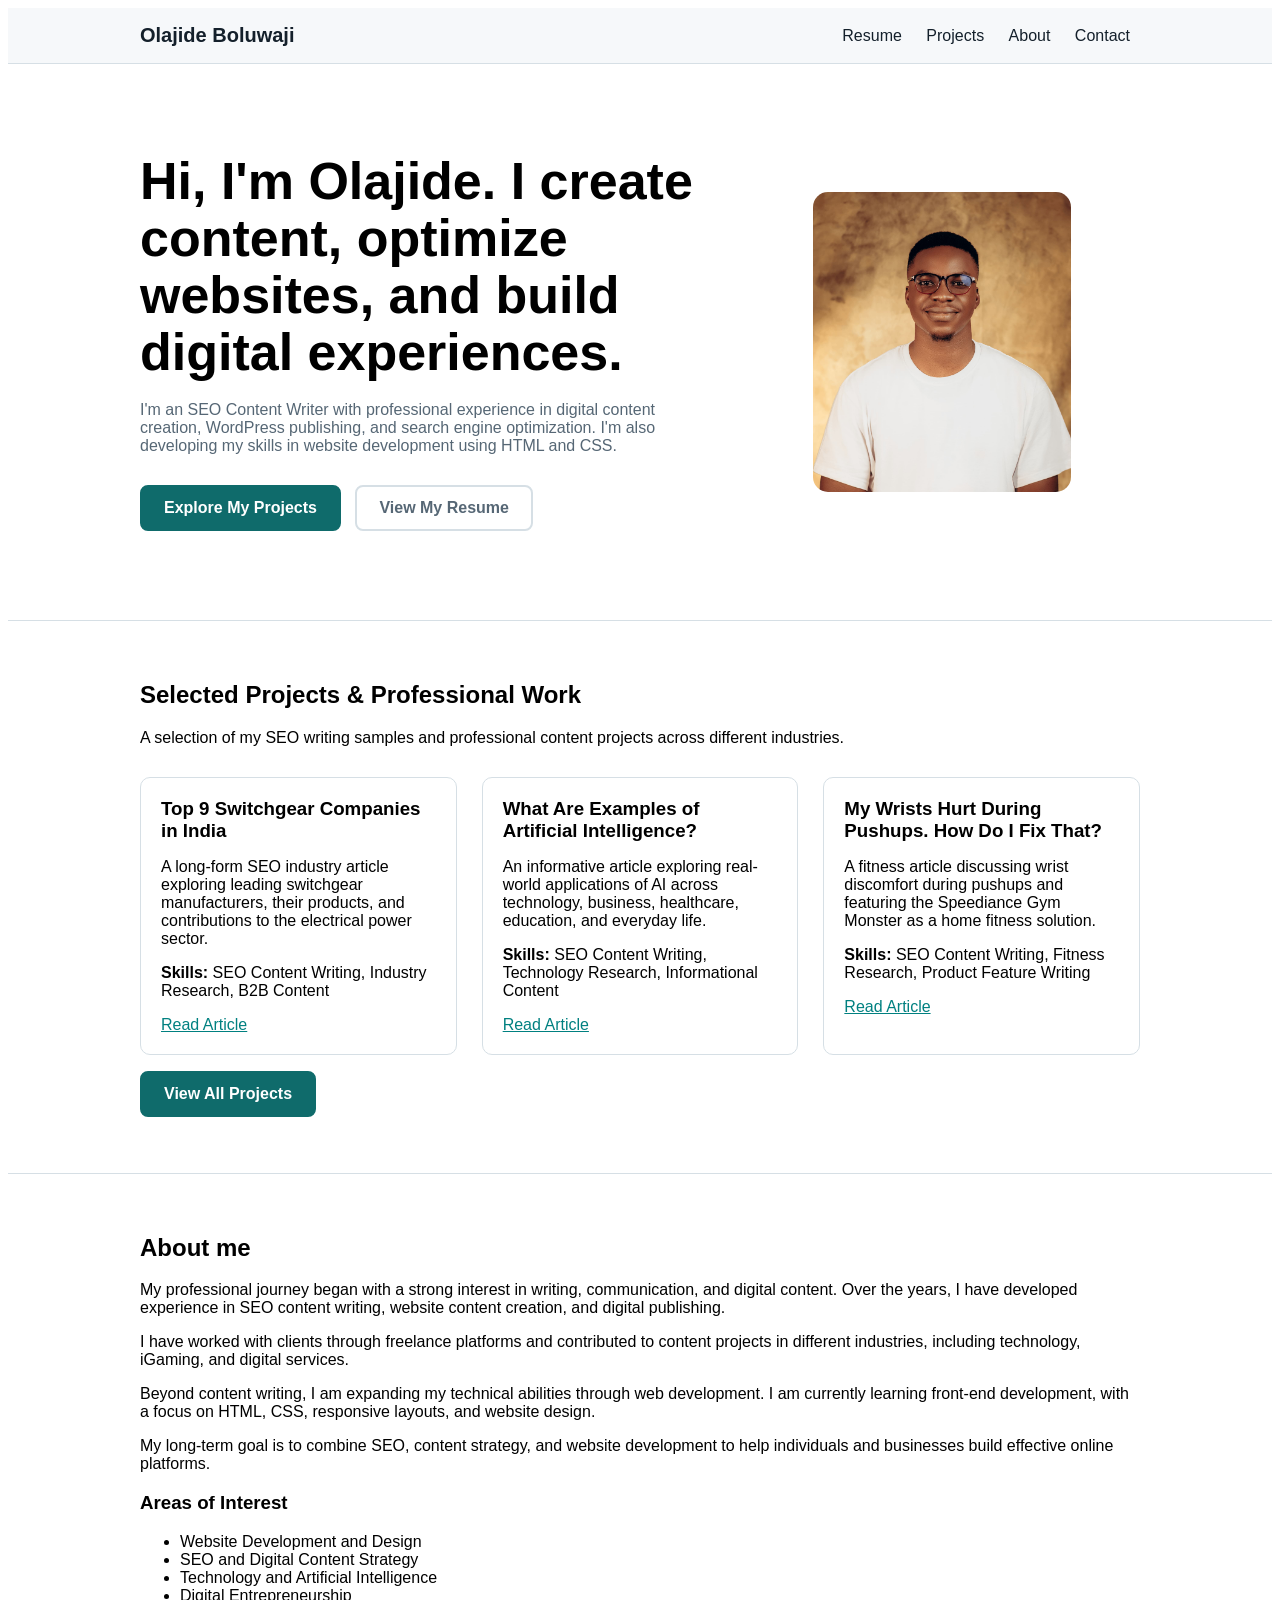
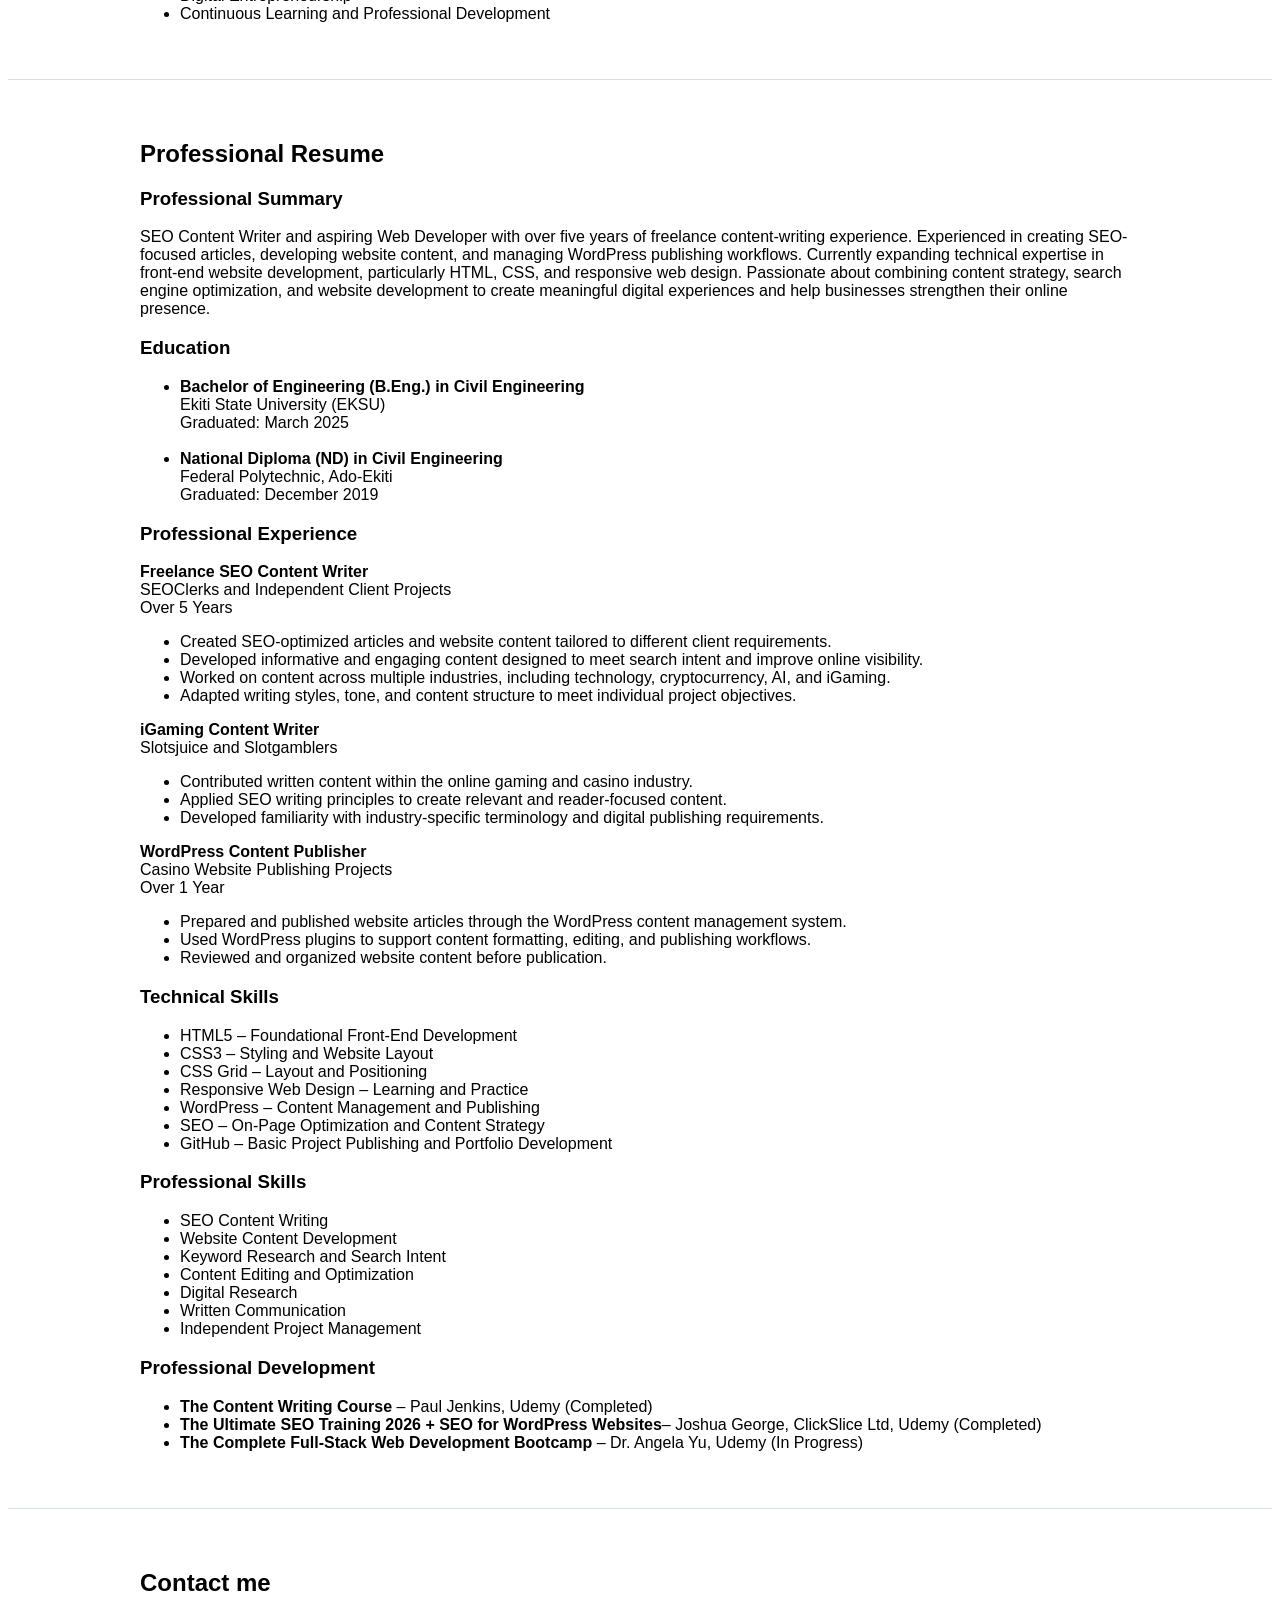
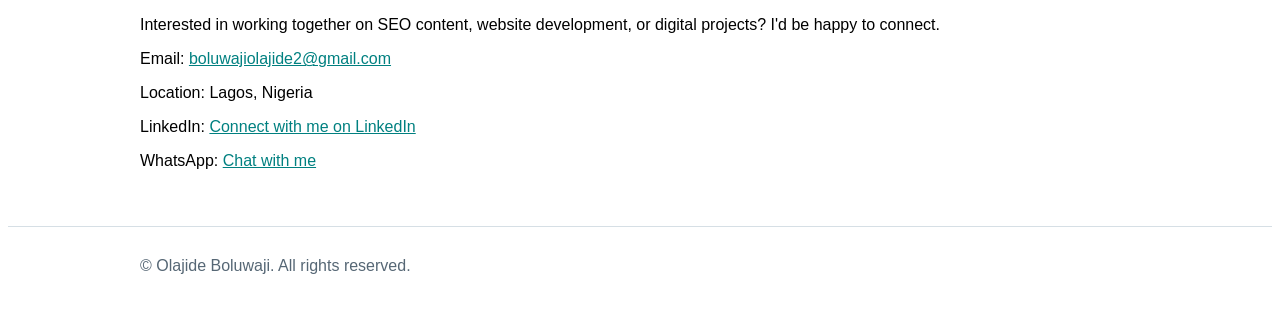
<file: index.html>
<!DOCTYPE html>
<html lang="en">
<head>
  <meta charset="UTF-8">
  <meta name="viewport" content="width=device-width, initial-scale=1.0">
  <title>Olajide Boluwaji | SEO Content Writer & Web Developer</title>
  <meta name="description" content="Olajide Boluwaji is an SEO content writer and aspiring web developer helping businesses create optimized content and effective websites.">
  <link rel="stylesheet" href="style.css">
</head>
<body>
  <div class="topbar">
    <div class="wrap">
      <a class="brand" href="index.html">Olajide Boluwaji</a>
      <div class="menu">
        <a href="resume.html">Resume</a>
        <a href="projects.html">Projects</a>
        <a href="about.html">About</a>
        <a href="contact.html">Contact</a>
      </div>
    </div>
  </div>

<section class="hero" id="top">
  <div class="wrap">
    <div>
      <h1>Hi, I'm Olajide. I create content, optimize websites, and build digital experiences.</h1>
      <p>I'm an SEO Content Writer with professional experience in digital content creation, WordPress publishing, and search engine optimization. I'm also developing my skills in website development using HTML and CSS.</p>
      <a class="button" href="projects.html">Explore My Projects</a>
      <a class="button button-empty" href="resume.html">View My Resume</a>
    </div>
    <div class="badge">
      <img src="images/profile.jpg" alt="Portrait of Olajide Boluwaji" height="300">
    </div>
  </div>
</section>

<section class="section" id="projects">
  <div class="wrap">
    <h1>Selected Projects & Professional Work</h1>
    <p>A selection of my SEO writing samples and professional content projects across different industries.</p>
    <div class="cards">
      <div class="card">
        <h3>Top 9 Switchgear Companies in India</h3>
        <p>A long-form SEO industry article exploring leading switchgear manufacturers, their products, and contributions to the electrical power sector.</p>
        <p><b>Skills:</b> SEO Content Writing, Industry Research, B2B Content</p>
        <a href="https://docs.google.com/document/d/1WkYZd41u9wFelh1ZvXodTg11-vuGOklXvAnuHrQUTzw/edit?usp=sharing" target="_blank" rel="noopener noreferrer">Read Article</a>
      </div>
      <div class="card">
        <h3>What Are Examples of Artificial Intelligence?</h3>
        <p>An informative article exploring real-world applications of AI across technology, business, healthcare, education, and everyday life.</p>
        <p><b>Skills:</b> SEO Content Writing, Technology Research, Informational Content</p>
        <a href="https://docs.google.com/document/d/1o2Gj0HjTnXpwA1GjlgthEkdlJC_bLdoVjYAegRRn-Zs/edit?usp=sharing" target="_blank" rel="noopener noreferrer">Read Article</a>
      </div>
      <div class="card">
        <h3>My Wrists Hurt During Pushups. How Do I Fix That?</h3>
        <p>A fitness article discussing wrist discomfort during pushups and featuring the Speediance Gym Monster as a home fitness solution.</p>
        <p><b>Skills:</b> SEO Content Writing, Fitness Research, Product Feature Writing</p>
        <a href="https://docs.google.com/document/d/1WbqrhmfreV7mj49OU36oMGxLmFlXTJWZodwAFZqvxCM/edit?usp=sharing" target="_blank" rel="noopener noreferrer">Read Article</a>
      </div>
    </div>
    <p><a class="button" href="projects.html">View All Projects</a></p>
  </div>
</section>
<section class="section" id="about">
  <div class="wrap">
    <h1>About me</h1>
    <p>My professional journey began with a strong interest in writing, communication, and digital content. Over the years, I have developed experience in SEO content writing, website content creation, and digital publishing.</p>
    <p>I have worked with clients through freelance platforms and contributed to content projects in different industries, including technology, iGaming, and digital services.</p>
    <p>Beyond content writing, I am expanding my technical abilities through web development. I am currently learning front-end development, with a focus on HTML, CSS, responsive layouts, and website design.</p>
    <p>My long-term goal is to combine SEO, content strategy, and website development to help individuals and businesses build effective online platforms.</p>
    <h3>Areas of Interest</h3>
    <ul>
      <li>Website Development and Design</li>
      <li>SEO and Digital Content Strategy</li>
      <li>Technology and Artificial Intelligence</li>
      <li>Digital Entrepreneurship</li>
      <li>Continuous Learning and Professional Development</li>
    </ul>
  </div>
</section>
<section class="section" id="resume">
  <div class="wrap">
    <h2>Professional Resume</h2>
    <h3>Professional Summary</h3>
    <p>SEO Content Writer and aspiring Web Developer with over five years of freelance content-writing experience. Experienced in creating SEO-focused articles, developing website content, and managing WordPress publishing workflows. Currently expanding technical expertise in front-end website development, particularly HTML, CSS, and responsive web design. Passionate about combining content strategy, search engine optimization, and website development to create meaningful digital experiences and help businesses strengthen their online presence.</p>
    <h3>Education</h3>
      <ul>
        <li><b>Bachelor of Engineering (B.Eng.) in Civil Engineering</b><br>
          Ekiti State University (EKSU)<br>
          Graduated: March 2025
        </li>
        <br>

        <li><b>National Diploma (ND) in Civil Engineering</b><br>
          Federal Polytechnic, Ado-Ekiti<br>
          Graduated: December 2019
        </li>
      </ul>

      <h3>Professional Experience</h3>
      <p><b>Freelance SEO Content Writer</b><br>
        SEOClerks and Independent Client Projects<br>
        Over 5 Years
      </p>
      
      <ul>
        <li> Created SEO-optimized articles and website content tailored to different client requirements.</li>
        <li>Developed informative and engaging content designed to meet search intent and improve online visibility.</li>
        <li>Worked on content across multiple industries, including technology, cryptocurrency, AI, and iGaming.</li>
        <li>Adapted writing styles, tone, and content structure to meet individual project objectives.</li>
      </ul>

      <p><b>iGaming Content Writer</b><br>
        Slotsjuice and Slotgamblers
      </p>
      <ul>
        <li>Contributed written content within the online gaming and casino industry.</li>
        <li>Applied SEO writing principles to create relevant and reader-focused content.</li>
        <li>Developed familiarity with industry-specific terminology and digital publishing requirements.</li>
      </ul>

      <p><b>WordPress Content Publisher</b><br>
        Casino Website Publishing Projects<br>
        Over 1 Year
      </p>

      <ul>
        <li>Prepared and published website articles through the WordPress content management system.</li>
        <li>Used WordPress plugins to support content formatting, editing, and publishing workflows.</li>
        <li>Reviewed and organized website content before publication.</li>
      </ul>

      <h3>Technical Skills</h3>
      <ul>
        <li>HTML5 – Foundational Front-End Development</li>
        <li>CSS3 – Styling and Website Layout</li>
        <li>CSS Grid – Layout and Positioning</li>
        <li>Responsive Web Design – Learning and Practice</li>
        <li>WordPress – Content Management and Publishing</li>
        <li>SEO – On-Page Optimization and Content Strategy</li>
        <li>GitHub – Basic Project Publishing and Portfolio Development</li>
      </ul>

      <h3>Professional Skills</h3>
      <ul>
        <li>SEO Content Writing</li>
        <li>Website Content Development</li>
        <li>Keyword Research and Search Intent</li>
        <li>Content Editing and Optimization</li>
        <li>Digital Research</li>
        <li>Written Communication</li>
        <li>Independent Project Management</li>
      </ul>

      <h3>Professional Development</h3>
      <ul>
        <li><b>The Content Writing Course</b> – Paul Jenkins, Udemy (Completed)</li>
        <li><b>The Ultimate SEO Training 2026 + SEO for WordPress Websites</b>– Joshua George, ClickSlice Ltd, Udemy (Completed)</li>
        <li><b>The Complete Full-Stack Web Development Bootcamp</b> – Dr. Angela Yu, Udemy (In Progress)</li>
      </ul>
    </div>
  </section>

<section class="section" id="contact">
  <div class="wrap">
    <h1>Contact me</h1>
    <p>Interested in working together on SEO content, website development, or digital projects? I'd be happy to connect.</p>
    <p>Email: <a href="mailto:boluwajiolajide2@gmail.com"> boluwajiolajide2@gmail.com</a></p>
    <p>Location: Lagos, Nigeria</p>
    <p>LinkedIn: <a href="https://www.linkedin.com/in/boluwaji-olajide-208509345/"target="_blank">Connect with me on LinkedIn</a></p>
    <p>WhatsApp: <a href="https://wa.me/qr/GBGMVHZOE4JMD1"target="_blank">Chat with me</a></p>
  </div>
</section>

<footer>
    <div class="wrap">&copy; Olajide Boluwaji. All rights reserved.</div>
  </footer>

</section>
</body>
</html>
</file>
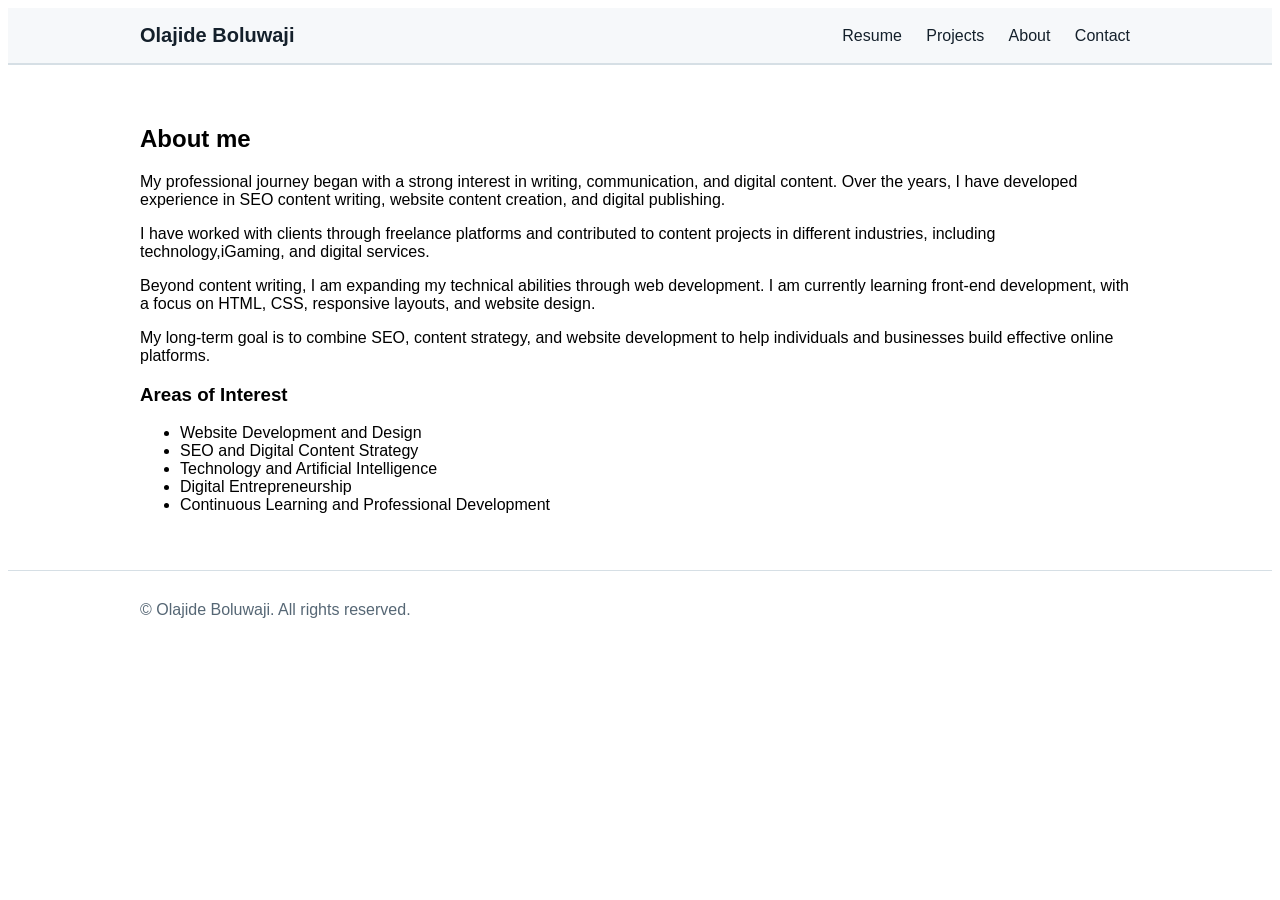
<file: about.html>
<!DOCTYPE html>
<html lang="en">
<head>
  <meta charset="UTF-8">
  <meta name="viewport" content="width=device-width, initial-scale=1.0">
  <title>About Me | Olajide Boluwaji</title>
  <meta name="description" content="Learn more about Olajide Boluwaji, his professional journey, experience in SEO content writing, education, and growing expertise in website development.">
  <link rel="stylesheet" href="style.css">
</head>
<body>
  <div class="topbar">
    <div class="wrap">
      <a class="brand" href="index.html">Olajide Boluwaji</a>
      <div class="menu">
        <a href="resume.html">Resume</a>
        <a href="projects.html">Projects</a>
        <a href="about.html">About</a>
        <a href="contact.html">Contact</a>
      </div>
    </div>
  </div>

<section class="section" id="about">
  <div class="wrap">
    <h1>About me</h1>
    <p>My professional journey began with a strong interest in writing, communication, and digital content. Over the years, I have developed experience in SEO content writing, website content creation, and digital publishing.</p>
    <p>I have worked with clients through freelance platforms and contributed to content projects in different industries, including technology,iGaming, and digital services.</p>
    <p>Beyond content writing, I am expanding my technical abilities through web development. I am currently learning front-end development, with a focus on HTML, CSS, responsive layouts, and website design.</p>
    <p>My long-term goal is to combine SEO, content strategy, and website development to help individuals and businesses build effective online platforms.</p>
    <h3>Areas of Interest</h3>
    <ul>
      <li>Website Development and Design</li>
      <li>SEO and Digital Content Strategy</li>
      <li>Technology and Artificial Intelligence</li>
      <li>Digital Entrepreneurship</li>
      <li>Continuous Learning and Professional Development</li>
    </ul>
  </div>
</section>

<section>
    <footer>
    <div class="wrap">&copy; Olajide Boluwaji. All rights reserved.</div>
  </footer>
</section>
</body>
</html>
</file>
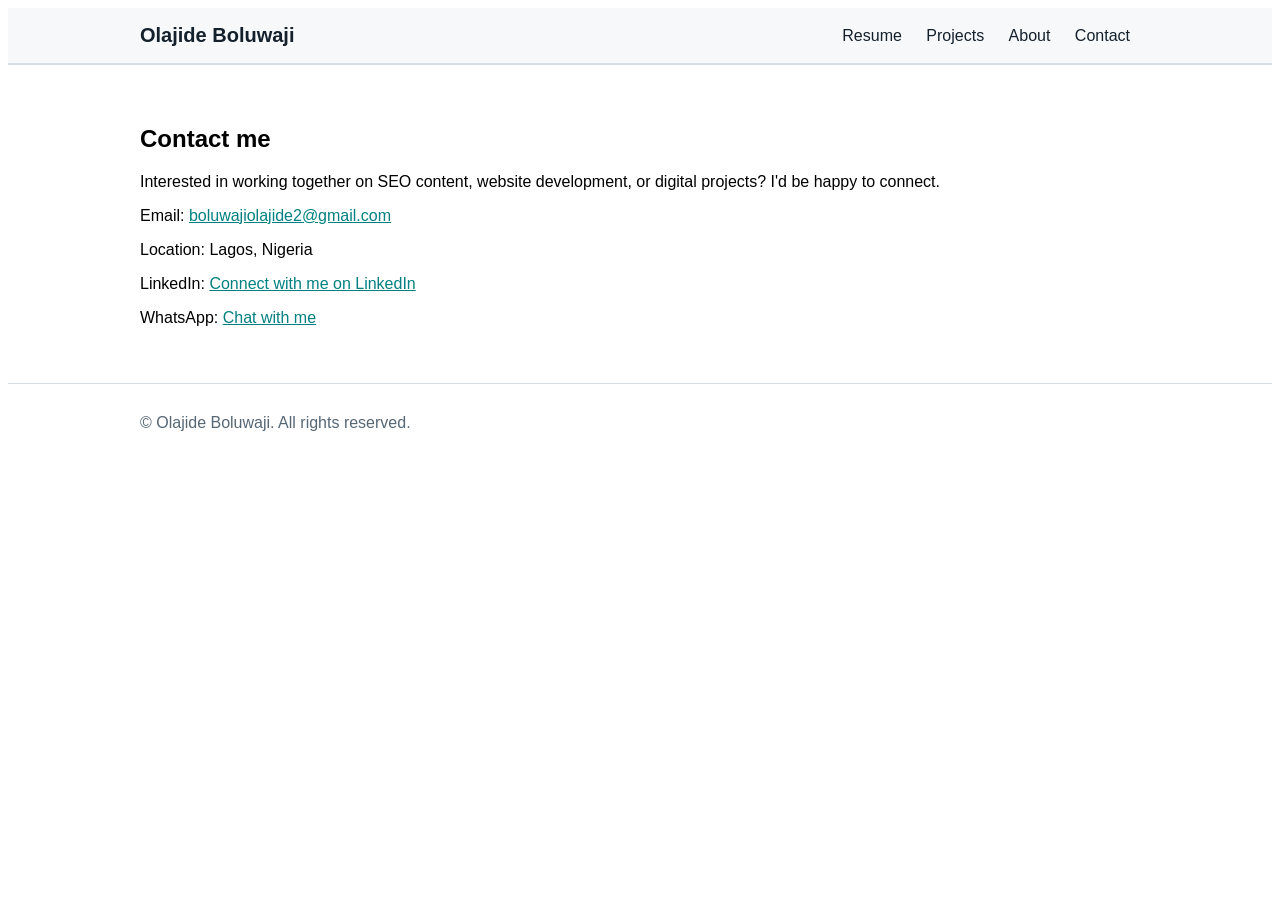
<file: contact.html>
<!DOCTYPE html>
<html lang="en">
<head>
  <meta charset="UTF-8">
  <meta name="viewport" content="width=device-width, initial-scale=1.0">
  <title>Contact Me | Olajide Boluwaji</title>
  <meta name="description" content="Contact Olajide Boluwaji for SEO content writing, website development, WordPress publishing, and digital content services.">
  <link rel="stylesheet" href="style.css">
</head>
<body>
  <div class="topbar">
    <div class="wrap">
      <a class="brand" href="index.html">Olajide Boluwaji</a>
      <div class="menu">
        <a href="resume.html">Resume</a>
        <a href="projects.html">Projects</a>
        <a href="about.html">About</a>
        <a href="contact.html">Contact</a>
      </div>
    </div>
  </div>

<section class="section" id="contact">
  <div class="wrap">
    <h1>Contact me</h1>
    <p>Interested in working together on SEO content, website development, or digital projects? I'd be happy to connect.</p>
    <p>Email: <a href="boluwajiolajide2@gmail.com"> boluwajiolajide2@gmail.com</a></p>
    <p>Location: Lagos, Nigeria</p>
    <p>LinkedIn: <a href="https://www.linkedin.com/in/boluwaji-olajide-208509345/"target="_blank">Connect with me on LinkedIn</a></p>
    <p>WhatsApp: <a href="https://wa.me/message/63YD2P7I5JI5O1"target="_blank">Chat with me</a></p>
  </div>
</section>

<section>
    <footer>
    <div class="wrap">&copy; Olajide Boluwaji. All rights reserved.</div>
  </footer>
</section>
</body>
</html>
</file>
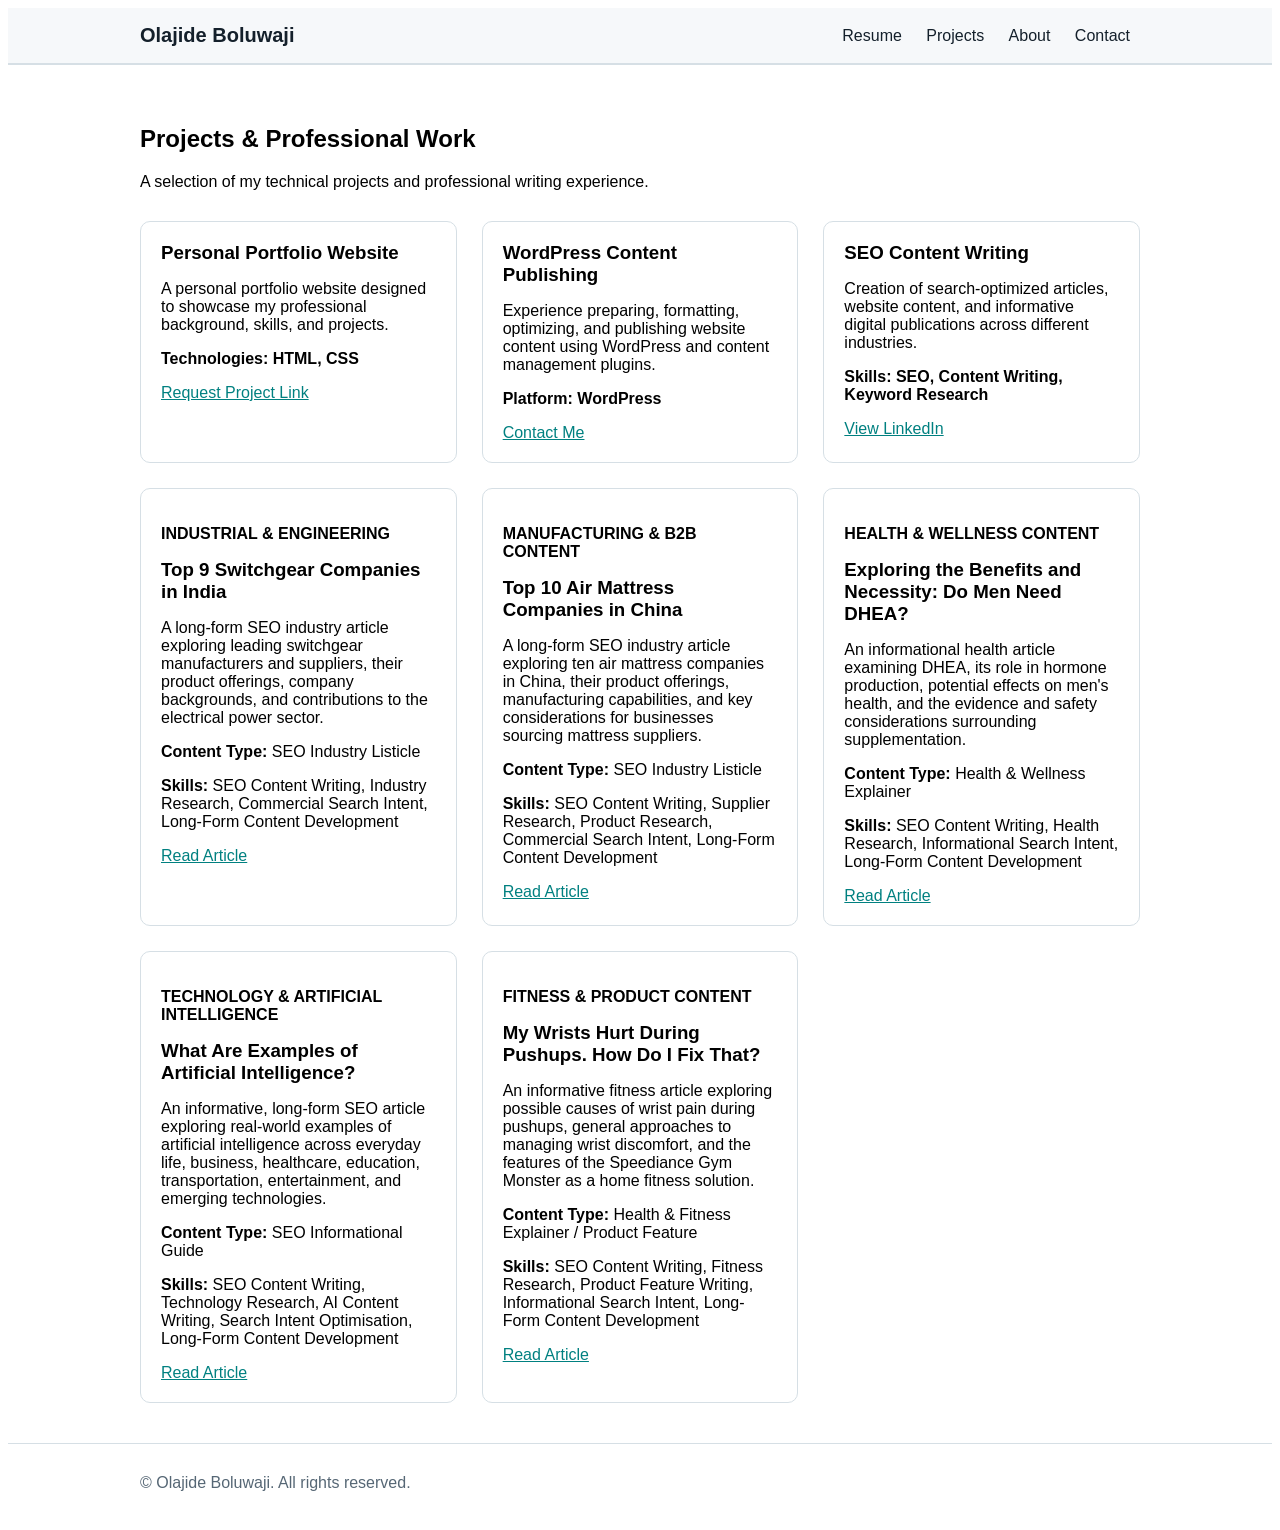
<file: projects.html>
<!DOCTYPE html>
<html lang="en">
<head>
  <meta charset="UTF-8">
  <meta name="viewport" content="width=device-width, initial-scale=1.0">
  <title>My Projects | Olajide Boluwaji</title>
  <meta name="description" content="Explore Olajide Boluwaji's portfolio of website development projects, SEO content writing, and digital publishing experience.">
  <link rel="stylesheet" href="style.css">
</head>
<body>
  <div class="topbar">
    <div class="wrap">
      <a class="brand" href="index.html">Olajide Boluwaji</a>
      <div class="menu">
        <a href="resume.html">Resume</a>
        <a href="projects.html">Projects</a>
        <a href="about.html">About</a>
        <a href="contact.html">Contact</a>
      </div>
    </div>
  </div>

<section class="section" id="projects">
<div class="wrap">
  <h1>Projects & Professional Work</h1>
  <p>A selection of my technical projects and professional writing experience.</p>

  <div class="cards">
    <div class="card">
      <h3>Personal Portfolio Website</h3>
      <p>A personal portfolio website designed to showcase my professional background, skills, and projects.</p>
      <p><b>Technologies: HTML, CSS</b></p>
      <a href="#contact">Request Project Link</a>
    </div>

    <div class="card">
      <h3>WordPress Content Publishing</h3>
      <p>Experience preparing, formatting, optimizing, and publishing website content using WordPress and content management plugins.</p>
      <p><b>Platform: WordPress</b></p>
      <a href="#contact">Contact Me</a>
    </div>

    <div class="card">
      <h3>SEO Content Writing</h3>
      <p>Creation of search-optimized articles, website content, and informative digital publications across different industries.</p>
      <p><b>Skills: SEO, Content Writing, Keyword Research</b></p>
      <a href="https://www.linkedin.com/in/boluwaji-olajide-208509345/">View LinkedIn</a>
    </div>
    <div class="card">
      <p><b>INDUSTRIAL & ENGINEERING</b></p>
      <h3>Top 9 Switchgear Companies in India</h3>
      <p>A long-form SEO industry article exploring leading switchgear manufacturers and suppliers, their product offerings, company backgrounds, and contributions to the electrical power sector.</p>
      <p><b>Content Type:</b> SEO Industry Listicle</p>
      <p><b>Skills:</b> SEO Content Writing, Industry Research, Commercial Search Intent, Long-Form Content Development</p>
      <a href="https://docs.google.com/document/d/1WkYZd41u9wFelh1ZvXodTg11-vuGOklXvAnuHrQUTzw/edit?usp=sharing" target="_blank" rel="noopener noreferrer">Read Article</a>
    </div>   
    <div class="card">
      <p><b>MANUFACTURING & B2B CONTENT</b></p>
      <h3>Top 10 Air Mattress Companies in China</h3>
      <p>A long-form SEO industry article exploring ten air mattress companies in China, their product offerings, manufacturing capabilities, and key considerations for businesses sourcing mattress suppliers.</p>
      <p><b>Content Type:</b> SEO Industry Listicle</p>
      <p><b>Skills:</b> SEO Content Writing, Supplier Research, Product Research, Commercial Search Intent, Long-Form Content Development</p>
      <a href="https://docs.google.com/document/d/1qgmwhzKtge--fl5Pb8FS1Gp1A8CYgMOBYZqFjpybHnk/edit?usp=sharing" target="_blank" rel="noopener noreferrer">Read Article</a>
    </div>
    <div class="card">
      <p><b>HEALTH & WELLNESS CONTENT</b></p>
      <h3>Exploring the Benefits and Necessity: Do Men Need DHEA?</h3>
      <p>An informational health article examining DHEA, its role in hormone production, potential effects on men's health, and the evidence and safety considerations surrounding supplementation.</p>
      <p><b>Content Type:</b> Health & Wellness Explainer</p>
      <p><b>Skills:</b> SEO Content Writing, Health Research, Informational Search Intent, Long-Form Content Development</p>
      <a href="https://docs.google.com/document/d/1IbdG8yUzVLbWp7_z-J-pSv3x_1mdKa1wmQx86yNjj-4/edit?usp=sharing" target="_blank" rel="noopener noreferrer">Read Article</a>
    </div>
    <div class="card">
      <p><b>TECHNOLOGY & ARTIFICIAL INTELLIGENCE</b></p>
      <h3>What Are Examples of Artificial Intelligence?</h3>
      <p>An informative, long-form SEO article exploring real-world examples of artificial intelligence across everyday life, business, healthcare, education, transportation, entertainment, and emerging technologies.</p>
      <p><b>Content Type:</b> SEO Informational Guide</p>
      <p><b>Skills:</b> SEO Content Writing, Technology Research, AI Content Writing, Search Intent Optimisation, Long-Form Content Development</p>
      <a href="https://docs.google.com/document/d/1o2Gj0HjTnXpwA1GjlgthEkdlJC_bLdoVjYAegRRn-Zs/edit?usp=sharing" target="_blank" rel="noopener noreferrer">Read Article</a>
    </div>
    <div class="card">
      <p><b>FITNESS & PRODUCT CONTENT</b></p>
      <h3>My Wrists Hurt During Pushups. How Do I Fix That?</h3>
      <p>An informative fitness article exploring possible causes of wrist pain during pushups, general approaches to managing wrist discomfort, and the features of the Speediance Gym Monster as a home fitness solution.</p>
      <p><b>Content Type:</b> Health & Fitness Explainer / Product Feature</p>
      <p><b>Skills:</b> SEO Content Writing, Fitness Research, Product Feature Writing, Informational Search Intent, Long-Form Content Development</p>
      <a href="https://docs.google.com/document/d/1WbqrhmfreV7mj49OU36oMGxLmFlXTJWZodwAFZqvxCM/edit?usp=sharing" target="_blank" rel="noopener noreferrer">Read Article</a>
    </div>
  </div>
</div>
</section>

<section>
    <footer>
    <div class="wrap">&copy; Olajide Boluwaji. All rights reserved.</div>
  </footer>
</section>
</body>
</html>
</file>
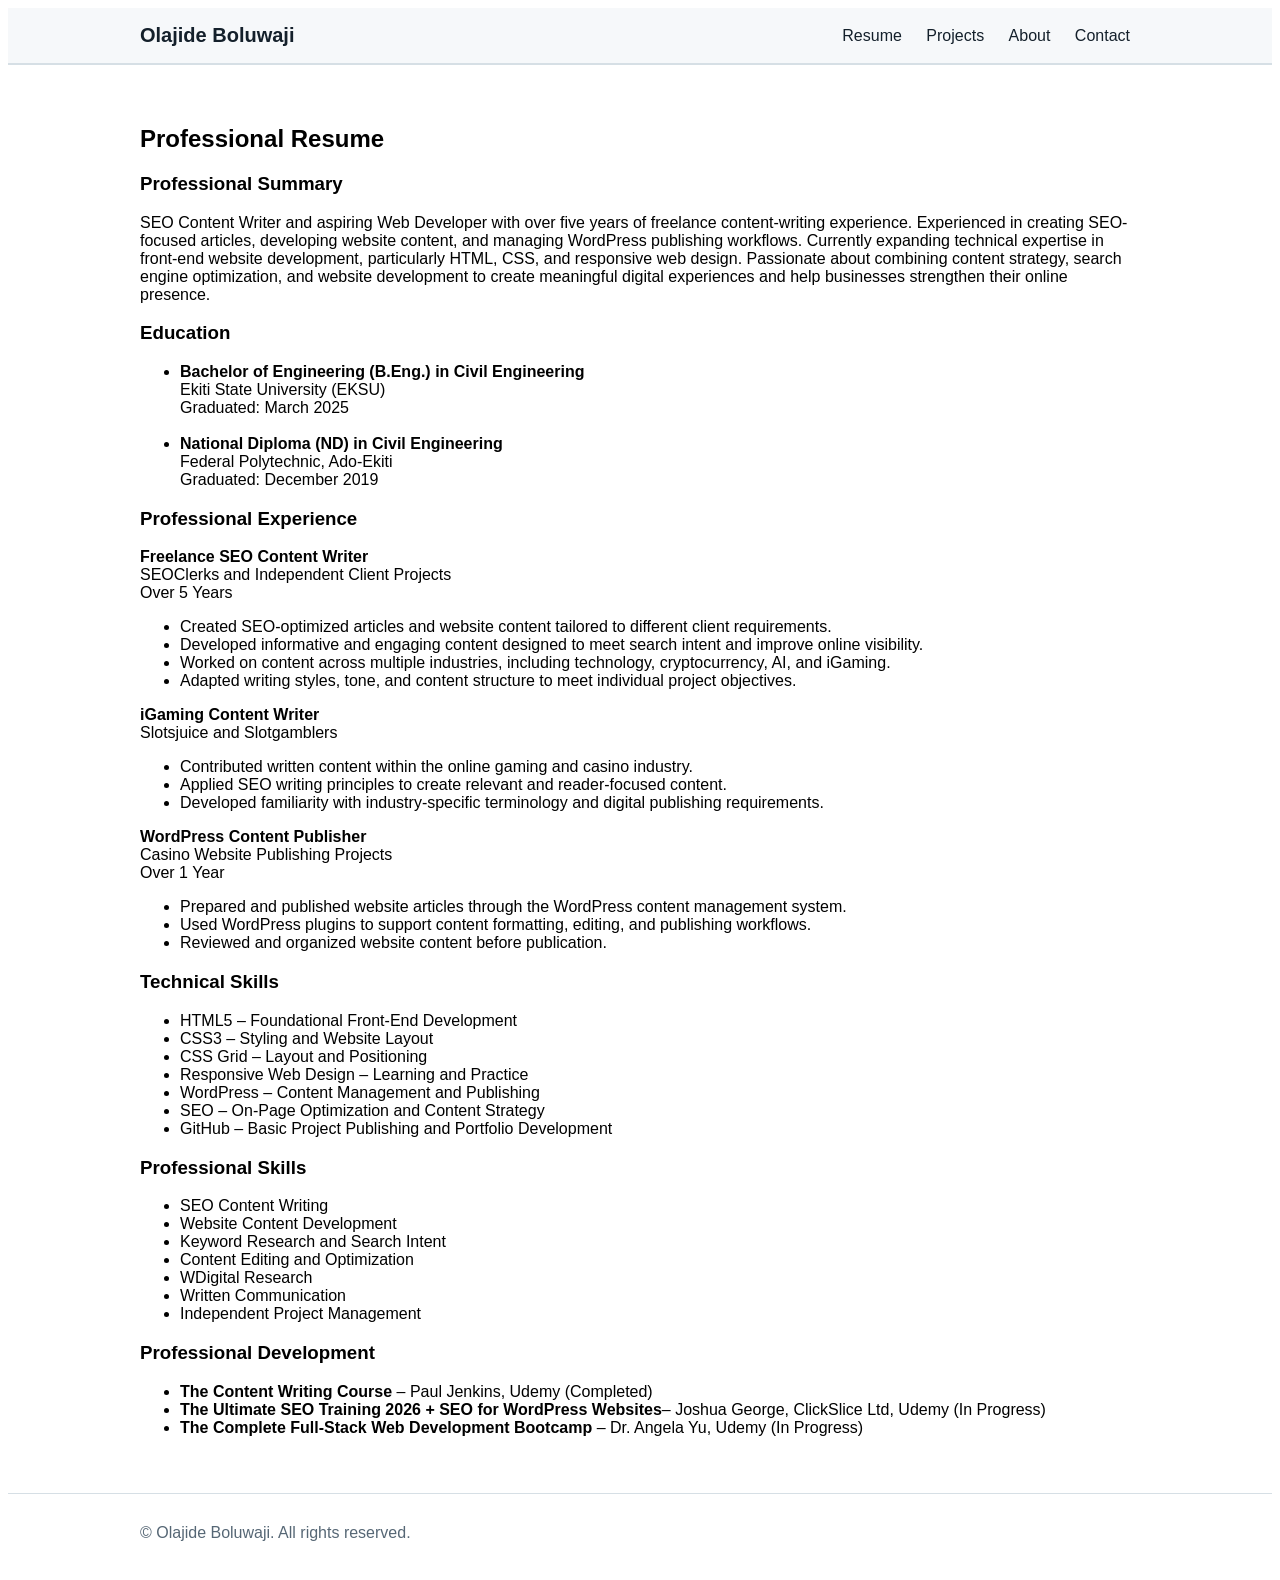
<file: resume.html>
<!DOCTYPE html>
<html lang="en">
<head>
  <meta charset="UTF-8">
  <meta name="viewport" content="width=device-width, initial-scale=1.0">
  <title>Resume | Olajide Boluwaji</title>
  <meta name="description" content="Explore Olajide Boluwaji's professional resume, including his education, SEO content writing experience, technical skills, and web development training.">
  <link rel="stylesheet" href="style.css">
</head>
<body>
  <div class="topbar">
    <div class="wrap">
      <a class="brand" href="index.html">Olajide Boluwaji</a>
      <div class="menu">
        <a href="resume.html">Resume</a>
        <a href="projects.html">Projects</a>
        <a href="about.html">About</a>
        <a href="contact.html">Contact</a>
      </div>
    </div>
  </div>

<section class="section" id="resume">
  <div class="wrap">
    <h2>Professional Resume</h2>
    <h3>Professional Summary</h3>
    <p>SEO Content Writer and aspiring Web Developer with over five years of freelance content-writing experience. Experienced in creating SEO-focused articles, developing website content, and managing WordPress publishing workflows. Currently expanding technical expertise in front-end website development, particularly HTML, CSS, and responsive web design. Passionate about combining content strategy, search engine optimization, and website development to create meaningful digital experiences and help businesses strengthen their online presence.</p>
    <h3>Education</h3>
      <ul>
        <li><b>Bachelor of Engineering (B.Eng.) in Civil Engineering</b><br>
          Ekiti State University (EKSU)<br>
          Graduated: March 2025
        </li>
        <br>

        <li><b>National Diploma (ND) in Civil Engineering</b><br>
          Federal Polytechnic, Ado-Ekiti<br>
          Graduated: December 2019
        </li>
      </ul>

      <h3>Professional Experience</h3>
      <p><b>Freelance SEO Content Writer</b><br>
        SEOClerks and Independent Client Projects<br>
        Over 5 Years
      </p>
      
      <ul>
        <li> Created SEO-optimized articles and website content tailored to different client requirements.</li>
        <li>Developed informative and engaging content designed to meet search intent and improve online visibility.</li>
        <li>Worked on content across multiple industries, including technology, cryptocurrency, AI, and iGaming.</li>
        <li>Adapted writing styles, tone, and content structure to meet individual project objectives.</li>
      </ul>

      <p><b>iGaming Content Writer</b><br>
        Slotsjuice and Slotgamblers
      </p>
      <ul>
        <li>Contributed written content within the online gaming and casino industry.</li>
        <li>Applied SEO writing principles to create relevant and reader-focused content.</li>
        <li>Developed familiarity with industry-specific terminology and digital publishing requirements.</li>
      </ul>

      <p><b>WordPress Content Publisher</b><br>
        Casino Website Publishing Projects<br>
        Over 1 Year
      </p>

      <ul>
        <li>Prepared and published website articles through the WordPress content management system.</li>
        <li>Used WordPress plugins to support content formatting, editing, and publishing workflows.</li>
        <li>Reviewed and organized website content before publication.</li>
      </ul>

      <h3>Technical Skills</h3>
      <ul>
        <li>HTML5 – Foundational Front-End Development</li>
        <li>CSS3 – Styling and Website Layout</li>
        <li>CSS Grid – Layout and Positioning</li>
        <li>Responsive Web Design – Learning and Practice</li>
        <li>WordPress – Content Management and Publishing</li>
        <li>SEO – On-Page Optimization and Content Strategy</li>
        <li>GitHub – Basic Project Publishing and Portfolio Development</li>
      </ul>

      <h3>Professional Skills</h3>
      <ul>
        <li>SEO Content Writing</li>
        <li>Website Content Development</li>
        <li>Keyword Research and Search Intent</li>
        <li>Content Editing and Optimization</li>
        <li>WDigital Research</li>
        <li>Written Communication</li>
        <li>Independent Project Management</li>
      </ul>

      <h3>Professional Development</h3>
      <ul>
        <li><b>The Content Writing Course</b> – Paul Jenkins, Udemy (Completed)</li>
        <li><b>The Ultimate SEO Training 2026 + SEO for WordPress Websites</b>– Joshua George, ClickSlice Ltd, Udemy (In Progress)</li>
        <li><b>The Complete Full-Stack Web Development Bootcamp</b> – Dr. Angela Yu, Udemy (In Progress)</li>
      </ul>
    </div>
  </section>
    <footer>
    <div class="wrap">&copy; Olajide Boluwaji. All rights reserved.</div>
  </footer>
</section>
</body>
</html>
</file>
<file: style.css>
body {
      font-family: 'Segoe UI', Tahoma, Geneva, Verdana, sans-serif;
    }
    
    .wrap {
      max-width: 1000px;
      margin: 0 auto;
      padding: 0 24px;
    }

    a {
      color: teal;
    }

    .topbar {
      position: sticky;
      top: 0;
      background: #f6f8fa;
      border-bottom: 1px solid #d6dfe5;
      padding: 16px 0;
    }

    .topbar .wrap {
      display: flex;
      justify-content: space-between;
      align-items: center;
    }

    .brand {
      text-decoration: none;
      font-size: 20px;
      font-weight: bold;
      color: #14202b;
    }

    .brand:hover {
      color: #0f6b6b
    }

    .menu a {
      text-decoration: none;
      padding: 10px;
      color: #14202b;
    }

    .menu a:hover {
      color: #0f6b6b
    }

    .hero {
      padding: 80px 0;
    }

    .hero .wrap {
      display: grid;
      grid-template-columns: 1.4fr 1fr;
      gap: 50px;
      align-items: center;
    }

    .hero h1 {
      font-size: 52px;
      line-height: 1.1;
      margin: 0 0 20px 0;
    }

    .hero p {
      color: #566775;
      margin: 0 0 30px 0;
    }

    .button {
      display: inline-block;
      text-decoration: none;
      color: white;
      border: 2px solid #0f6b6b;
      background: #0f6b6b;
      border-radius: 8px;
      padding: 12px 22px;
      font-weight: bold;
      margin-right: 10px;
    }

    .button-empty {
      background: transparent;
      color: #566775;
      border-color: #d6dfe5;
    }

    .button:hover {
      color: #14202b;
    }

    .button-empty:hover {
      color: #0f6b6b;
    }

    .badge {
      aspect-ratio: 1 / 1;
      display: grid;
      place-items: center;
    }

    img {
      border-radius: 15px;
    }

    .section {
      padding: 40px 0;
      border-top: 1px solid #d6dfe5;
    }

    .cards {
      display: grid;
      grid-template-columns: repeat(3, 1fr);
      gap: 25px;
      margin-top: 30px;
    }

    .card {
      background: white;
      border: 1px solid #d6dfe5;
      border-radius: 10px;
      padding: 20px;
    }

    .card h3 {
      margin: 0 0 8px 0;
    }

    form {
      max-width: 400px;
    }

    input, textarea {
      width: 100%;
      padding: 10px;
      margin: 6px 0 16px 0;
      border: 1px solid #d6dfe5;
      border-radius: 8px;
      font-size: 16px;
      box-sizing: border-box;             
    }
    button {
      padding: 12px 22px;
      border-radius: 8px;
      background: #0f6b6b;
      color: white;
      border: none;
      font-size: 16px;
      font-weight: bold;
      cursor: pointer;               
    }

     footer {
      border-top: 1px solid #d6dfe5;
      padding: 30px 0;
      color: #566775;
    }

    @media (max-width: 800px) {
      .hero .wrap { 
        grid-template-columns: 1fr; 
      }
      .cards { 
        grid-template-columns: 1fr; 
      }
      .hero h1 { 
        font-size: 38px; 
      }
      .badge { 
        max-width: 200px; 
      }
      .button { 
        margin-bottom: 10px;
    }
    }
</file>
